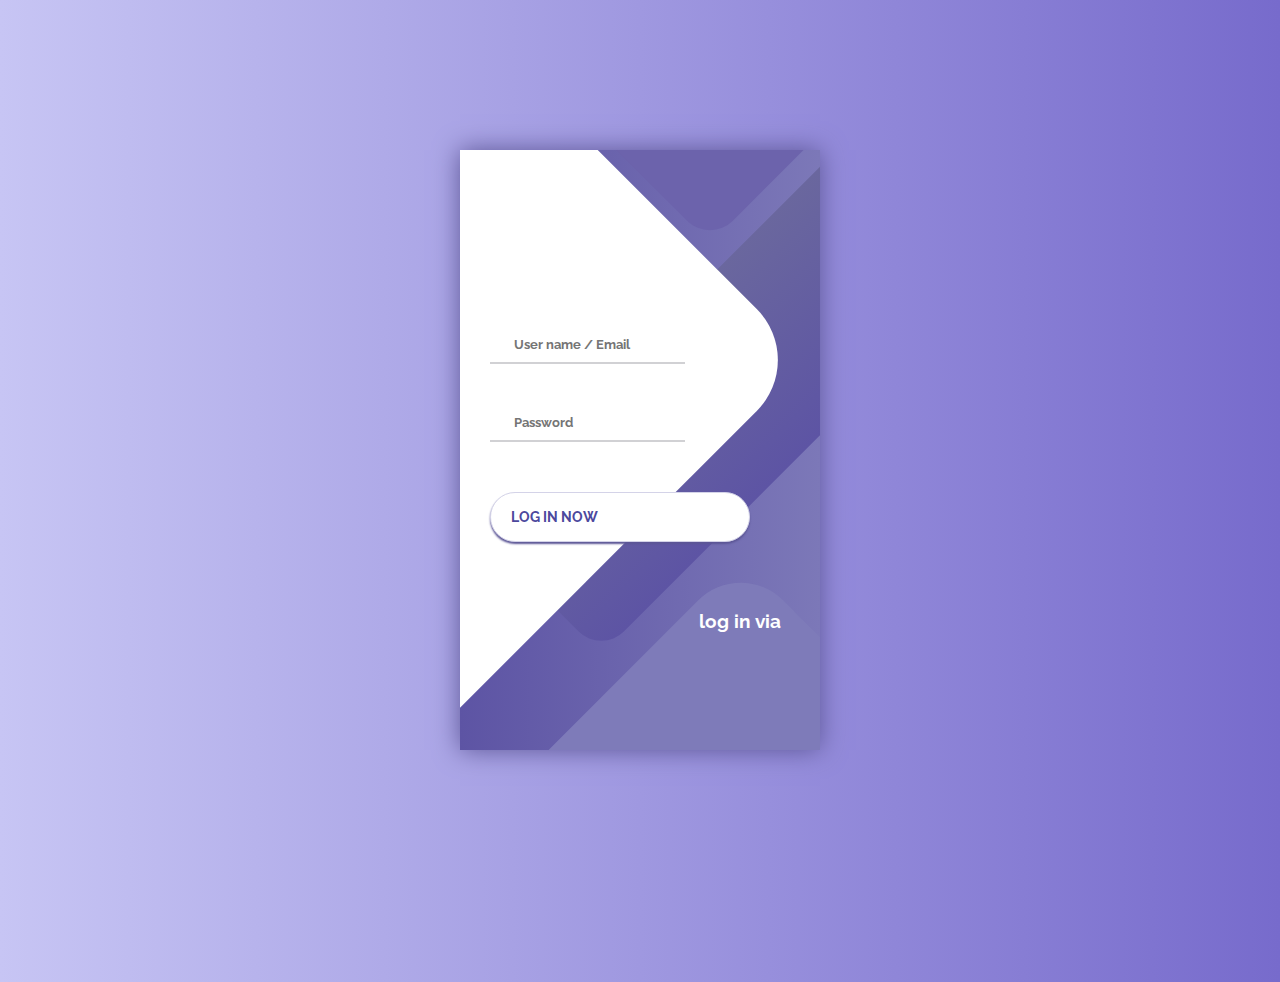
<file: index2.html>
<!DOCTYPE html>
<html lang="en">
<head>
    <meta charset="UTF-8">
    <meta name="viewport" content="width=device-width, initial-scale=1.0">
    <title>Document</title>
    <link rel="stylesheet" href="style2.css">
</head>
<body>
    <div class="container">
        <div class="screen">
            <div class="screen__content">
                <form class="login">
                    <div class="login__field">
                        <i class="login__icon fas fa-user"></i>
                        <input type="text" class="login__input" placeholder="User name / Email">
                    </div>
                    <div class="login__field">
                        <i class="login__icon fas fa-lock"></i>
                        <input type="password" class="login__input" placeholder="Password">
                    </div>
                    <button class="button login__submit">
                        <span class="button__text">Log In Now</span>
                        <i class="button__icon fas fa-chevron-right"></i>
                    </button>				
                </form>
                <div class="social-login">
                    <h3>log in via</h3>
                    <div class="social-icons">
                        <a href="#" class="social-login__icon fab fa-instagram"></a>
                        <a href="#" class="social-login__icon fab fa-facebook"></a>
                        <a href="#" class="social-login__icon fab fa-twitter"></a>
                    </div>
                </div>
            </div>
            <div class="screen__background">
                <span class="screen__background__shape screen__background__shape4"></span>
                <span class="screen__background__shape screen__background__shape3"></span>		
                <span class="screen__background__shape screen__background__shape2"></span>
                <span class="screen__background__shape screen__background__shape1"></span>
            </div>		
        </div>
    </div>
</body>
</html>
</file>
<file: style2.css>
@import url('https://fonts.googleapis.com/css?family=Raleway:400,700');

* {
	box-sizing: border-box;
	margin: 0;
	padding: 0;	
	font-family: Raleway, sans-serif;
}

body {
	background: linear-gradient(90deg, #C7C5F4, #776BCC);		
}

.container {
	display: flex;
	align-items: center;
	justify-content: center;
	min-height: 100vh;
}

.screen {		
	background: linear-gradient(90deg, #5D54A4, #7C78B8);		
	position: relative;	
	height: 600px;
	width: 360px;	
	box-shadow: 0px 0px 24px #5C5696;
}

.screen__content {
	z-index: 1;
	position: relative;	
	height: 100%;
}

.screen__background {		
	position: absolute;
	top: 0;
	left: 0;
	right: 0;
	bottom: 0;
	z-index: 0;
	-webkit-clip-path: inset(0 0 0 0);
	clip-path: inset(0 0 0 0);	
}

.screen__background__shape {
	transform: rotate(45deg);
	position: absolute;
}

.screen__background__shape1 {
	height: 520px;
	width: 520px;
	background: #FFF;	
	top: -50px;
	right: 120px;	
	border-radius: 0 72px 0 0;
}

.screen__background__shape2 {
	height: 220px;
	width: 220px;
	background: #6C63AC;	
	top: -172px;
	right: 0;	
	border-radius: 32px;
}

.screen__background__shape3 {
	height: 540px;
	width: 190px;
	background: linear-gradient(270deg, #5D54A4, #6A679E);
	top: -24px;
	right: 0;	
	border-radius: 32px;
}

.screen__background__shape4 {
	height: 400px;
	width: 200px;
	background: #7E7BB9;	
	top: 420px;
	right: 50px;	
	border-radius: 60px;
}

.login {
	width: 320px;
	padding: 30px;
	padding-top: 156px;
}

.login__field {
	padding: 20px 0px;	
	position: relative;	
}

.login__icon {
	position: absolute;
	top: 30px;
	color: #7875B5;
}

.login__input {
	border: none;
	border-bottom: 2px solid #D1D1D4;
	background: none;
	padding: 10px;
	padding-left: 24px;
	font-weight: 700;
	width: 75%;
	transition: .2s;
}

.login__input:active,
.login__input:focus,
.login__input:hover {
	outline: none;
	border-bottom-color: #6A679E;
}

.login__submit {
	background: #fff;
	font-size: 14px;
	margin-top: 30px;
	padding: 16px 20px;
	border-radius: 26px;
	border: 1px solid #D4D3E8;
	text-transform: uppercase;
	font-weight: 700;
	display: flex;
	align-items: center;
	width: 100%;
	color: #4C489D;
	box-shadow: 0px 2px 2px #5C5696;
	cursor: pointer;
	transition: .2s;
}

.login__submit:active,
.login__submit:focus,
.login__submit:hover {
	border-color: #6A679E;
	outline: none;
}

.button__icon {
	font-size: 24px;
	margin-left: auto;
	color: #7875B5;
}

.social-login {	
	position: absolute;
	height: 140px;
	width: 160px;
	text-align: center;
	bottom: 0px;
	right: 0px;
	color: #fff;
}

.social-icons {
	display: flex;
	align-items: center;
	justify-content: center;
}

.social-login__icon {
	padding: 20px 10px;
	color: #fff;
	text-decoration: none;	
	text-shadow: 0px 0px 8px #7875B5;
}

.social-login__icon:hover {
	transform: scale(1.5);	
}
</file>
